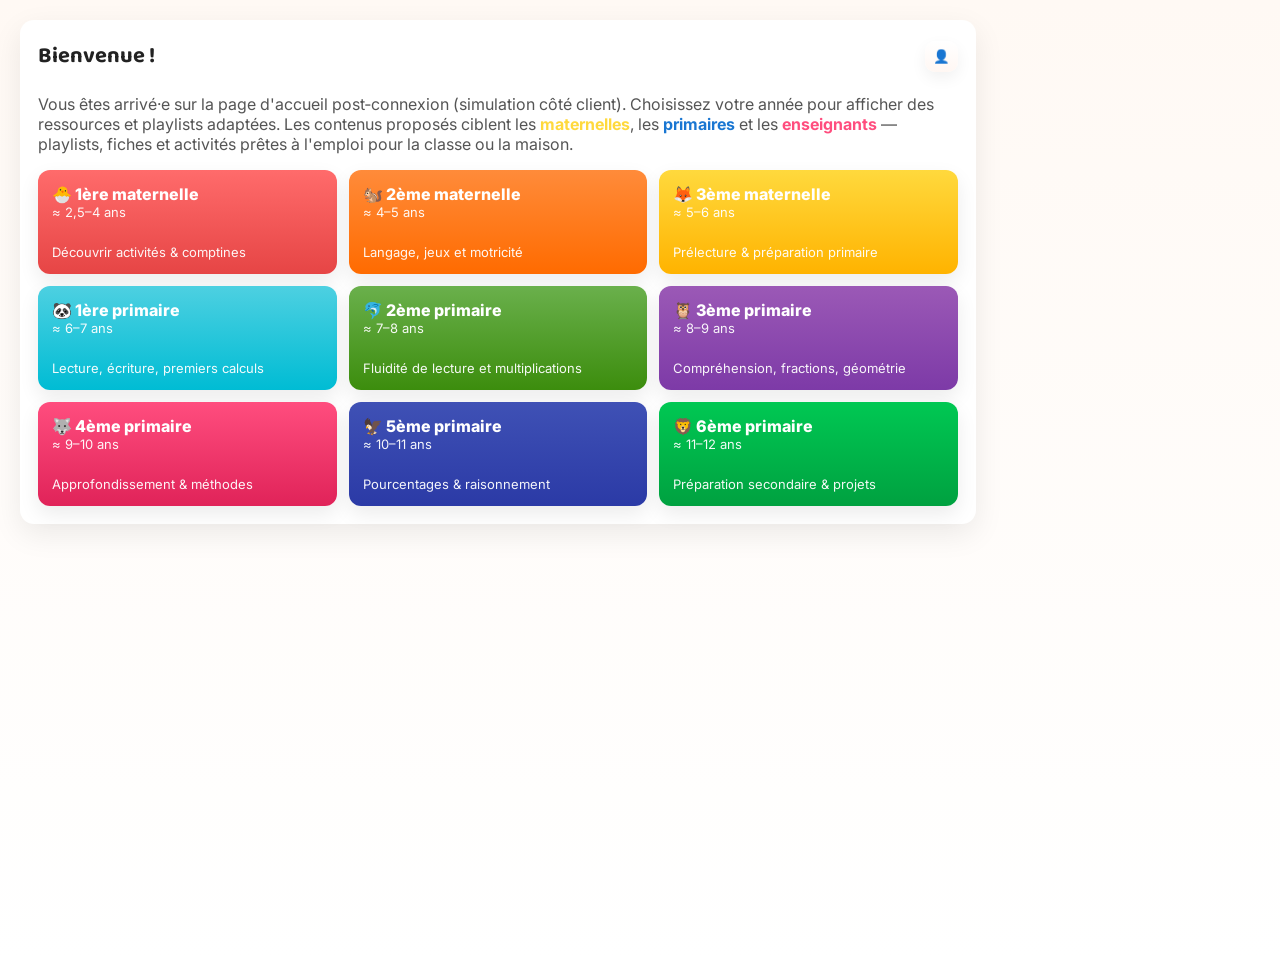
<file: welcome.html>
<!doctype html>
<html lang="fr">
<head>
  <meta charset="utf-8" />
  <meta name="viewport" content="width=device-width,initial-scale=1" />
  <title>Welcome User Platform</title>
  <link href="https://fonts.googleapis.com/css2?family=Baloo+2:wght@400;700&family=Inter:wght@300;400;600&display=swap" rel="stylesheet">
  <style>
    :root{
      --bg:#fff9f4;
      --accent:#ff6b6b;
      --m1-start:#ff6b6b; --m1-end:#e64545;
      --m2-start:#ff8b3a; --m2-end:#ff6b00;
      --m3-start:#ffd93d; --m3-end:#ffb300;
      --s1-start:#4dd0e1; --s1-end:#00bcd4;
      --s2-start:#6ab04c; --s2-end:#3c8d0d;
      --s3-start:#9b59b6; --s3-end:#7d3aa7;
      --t1-start:#ff4d7e; --t1-end:#e02359;
      --t2-start:#3f51b5; --t2-end:#2b3aa6;
      --t3-start:#00c853; --t3-end:#00a140;
    }
    body{margin:0;min-height:100vh;height:auto;display:flex;align-items:flex-start;justify-content:flex-start;background:linear-gradient(180deg,var(--bg),#fff);font-family:Inter,system-ui,Arial;color:#222;padding:20px 20px 40px 20px;overflow:auto}
    .card{background:#fff;padding:18px;border-radius:14px;box-shadow:0 10px 30px rgba(10,10,10,0.08);max-width:920px;width:100%}
    h1{font-family:'Baloo 2',cursive;margin:0 0 6px 0;font-size:22px}
    p{color:#555;margin:6px 0 0 0}
    .actions{display:flex;gap:12px;align-items:center;margin-top:12px;flex-wrap:wrap}
    .btn{padding:10px 14px;border-radius:10px;background:var(--accent);color:#fff;border:0;font-weight:700;cursor:pointer;text-decoration:none;display:inline-block}
    .grid{display:grid;grid-template-columns:repeat(3,1fr);gap:12px;margin-top:16px}
    .year-card{border-radius:12px;color:#fff;padding:14px;display:flex;flex-direction:column;gap:8px;justify-content:space-between;min-height:76px;box-shadow:0 8px 20px rgba(10,10,10,0.08);text-decoration:none}
    .year-title{font-weight:800;font-size:16px}
    .year-sub{opacity:0.95;font-size:13px}
    /* color coding variants */
    .m1{background:linear-gradient(180deg,var(--m1-start),var(--m1-end))}
    .m2{background:linear-gradient(180deg,var(--m2-start),var(--m2-end))}
    .m3{background:linear-gradient(180deg,var(--m3-start),var(--m3-end))}
    .s1{background:linear-gradient(180deg,var(--s1-start),var(--s1-end))}
    .s2{background:linear-gradient(180deg,var(--s2-start),var(--s2-end))}
    .s3{background:linear-gradient(180deg,var(--s3-start),var(--s3-end))}
    .t1{background:linear-gradient(180deg,var(--t1-start),var(--t1-end))}
    .t2{background:linear-gradient(180deg,var(--t2-start),var(--t2-end))}
    .t3{background:linear-gradient(180deg,var(--t3-start),var(--t3-end))}
    .legend{display:flex;gap:8px;flex-wrap:wrap;margin-top:12px}
    .legend-item{display:flex;align-items:center;gap:8px;font-size:13px;color:#444}
    .swatch{width:28px;height:18px;border-radius:6px;border:1px solid rgba(255,255,255,0.12);box-shadow:inset 0 1px 0 rgba(255,255,255,0.12)}
    @media(max-width:860px){ .grid{grid-template-columns:repeat(2,1fr)} }
    @media(max-width:520px){ .grid{grid-template-columns:1fr} .card{padding:12px} h1{font-size:20px} }
  </style>
</head>
<body>
  <div class="card" role="main" aria-live="polite">
    <div style="display:flex;justify-content:space-between;align-items:center;gap:8px;margin-bottom:8px">
      <h1 style="margin:0">Bienvenue !</h1>
      <button id="logoutBtn" aria-label="Déconnexion" title="Déconnexion" style="display:inline-flex;align-items:center;gap:8px;padding:8px;border-radius:10px;background:linear-gradient(180deg,#fff,#fff7f3);box-shadow:0 6px 16px rgba(0,0,0,0.06);border:0;color:#2b2b2b;font-weight:700;cursor:pointer">
        👤
      </button>
    </div>
    <p class="muted" style="margin-top:20px">Vous êtes arrivé·e sur la page d'accueil post‑connexion (simulation côté client). Choisissez votre année pour afficher des ressources et playlists adaptées. Les contenus proposés ciblent les <span style="color:#ffd93d;font-weight:700">maternelles</span>, les <span style="color:#1976d2;font-weight:700">primaires</span> et les <span style="color:#ff4d7e;font-weight:700">enseignants</span> — playlists, fiches et activités prêtes à l'emploi pour la classe ou la maison.</p>

    <div class="grid" aria-hidden="false">
      <a class="year-card m1" href="index.html#themes" title="1ère maternelle — M1">
        <div>
          <div class="year-title">🐣 1ère maternelle</div>
          <div class="year-sub">≈ 2,5–4 ans</div>
        </div>
        <div style="font-size:13px;opacity:0.95">Découvrir activités & comptines</div>
      </a>

      <a class="year-card m2" href="index.html#themes" title="2ème maternelle — M2">
        <div>
          <div class="year-title">🐿️ 2ème maternelle</div>
          <div class="year-sub">≈ 4–5 ans</div>
        </div>
        <div style="font-size:13px;opacity:0.95">Langage, jeux et motricité</div>
      </a>

      <a class="year-card m3" href="index.html#themes" title="3ème maternelle — M3">
        <div>
          <div class="year-title">🦊 3ème maternelle</div>
          <div class="year-sub">≈ 5–6 ans</div>
        </div>
        <div style="font-size:13px;opacity:0.95">Prélecture & préparation primaire</div>
      </a>

      <a class="year-card s1" href="index.html#themes" title="1ère primaire — P1">
        <div>
          <div class="year-title">🐼 1ère primaire</div>
          <div class="year-sub">≈ 6–7 ans</div>
        </div>
        <div style="font-size:13px;opacity:0.95">Lecture, écriture, premiers calculs</div>
      </a>

      <a class="year-card s2" href="index.html#themes" title="2ème primaire — P2">
        <div>
          <div class="year-title">🐬 2ème primaire</div>
          <div class="year-sub">≈ 7–8 ans</div>
        </div>
        <div style="font-size:13px;opacity:0.95">Fluidité de lecture et multiplications</div>
      </a>

      <a class="year-card s3" href="index.html#themes" title="3ème primaire — P3">
        <div>
          <div class="year-title">🦉 3ème primaire</div>
          <div class="year-sub">≈ 8–9 ans</div>
        </div>
        <div style="font-size:13px;opacity:0.95">Compréhension, fractions, géométrie</div>
      </a>

      <a class="year-card t1" href="index.html#themes" title="4ème primaire — P4">
        <div>
          <div class="year-title">🐺 4ème primaire</div>
          <div class="year-sub">≈ 9–10 ans</div>
        </div>
        <div style="font-size:13px;opacity:0.95">Approfondissement & méthodes</div>
      </a>

      <a class="year-card t2" href="index.html#themes" title="5ème primaire — P5">
        <div>
          <div class="year-title">🦅 5ème primaire</div>
          <div class="year-sub">≈ 10–11 ans</div>
        </div>
        <div style="font-size:13px;opacity:0.95">Pourcentages & raisonnement</div>
      </a>

      <a class="year-card t3" href="index.html#themes" title="6ème primaire — P6">
        <div>
          <div class="year-title">🦁 6ème primaire</div>
          <div class="year-sub">≈ 11–12 ans</div>
        </div>
        <div style="font-size:13px;opacity:0.95">Préparation secondaire & projets</div>
      </a>
    </div>

    <!-- Modal: track list -->
    <div id="tracksModal" aria-hidden="true" role="dialog" style="position:fixed;inset:0;display:none;align-items:center;justify-content:center;z-index:120;">
      <div class="modal-backdrop" style="position:absolute;inset:0;background:rgba(0,0,0,0.5)"></div>
      <div style="position:relative;z-index:121;background:#fff;border-radius:12px;padding:16px;width:92%;max-width:520px;box-shadow:0 12px 36px rgba(0,0,0,0.18);">
        <button id="tracksClose" aria-label="Fermer" style="position:absolute;right:12px;top:12px;border:0;background:#ff6b6b;color:#fff;width:36px;height:36px;border-radius:8px;font-size:18px;cursor:pointer">×</button>
        <h2 id="tracksTitle" style="margin:0 0 8px 0;font-family:'Baloo 2',cursive">Playlist</h2>
        <p id="tracksSubtitle" style="margin:0 0 12px 0;color:#555;font-size:14px"></p>

        <div id="tracksList" style="display:flex;flex-direction:column;gap:10px;margin-bottom:12px">
          <!-- Tracks injected here -->
        </div>

        <div style="display:flex;gap:12px;flex-direction:column">
          <div style="display:flex;gap:8px;align-items:center;justify-content:space-between;flex-wrap:wrap">
            <div style="font-size:13px;color:#555">Découvrir plus en nous rejoignant :</div>
            <div style="display:flex;gap:8px">
              <a id="spotifyLink" class="btn" href="https://open.spotify.com/intl-fr/artist/1Cs0zKBU1kc0i8ypK3B9ai" target="_blank" rel="noopener" style="background:#1DB954">Spotify</a>
              <a id="ytLink" class="btn" href="https://www.youtube.com/@LesPtitsG%C3%A9niesenChansons" target="_blank" rel="noopener" style="background:#FF3333">YouTube</a>
            </div>
          </div>

          <!-- Order card: album personnalisé — single action on bottom-right -->
          <div style="display:flex;gap:12px;align-items:flex-start;flex-wrap:wrap;margin-top:8px">
            <div style="flex:1;min-width:220px"></div>

            <div style="min-width:260px;display:flex;flex-direction:column;gap:8px;align-items:stretch">
              <div style="background:#fffaf6;padding:12px;border-radius:10px;border:1px solid rgba(255,200,160,0.4);display:flex;justify-content:space-between;align-items:center">
                <div>
                  <div style="font-weight:800">Album personnalisé — 20 titres</div>
                  <div style="font-size:13px;color:#666">Album adapté à l'enfant — prix affiché : <strong>29,99 €</strong></div>
                </div>
                <!-- Commander button placed at the right -->
                <div style="display:flex;align-items:center;justify-content:flex-end;min-width:120px">
                  <button id="orderAlbumBtn" class="btn" style="background:#7d3aa7;min-width:48px;width:48px;height:40px;padding:0;border-radius:10px;display:inline-flex;align-items:center;justify-content:center;font-size:18px" title="Commander">
                    🛒
                  </button>
                </div>
              </div>
            </div>
          </div>
        </div>
      </div>
    </div>

    <script>
      (function(){
        const modal = document.getElementById('tracksModal');
        const tracksList = document.getElementById('tracksList');
        const tracksTitle = document.getElementById('tracksTitle');
        const tracksSubtitle = document.getElementById('tracksSubtitle');
        const tracksClose = document.getElementById('tracksClose');
        const spotifyLink = document.getElementById('spotifyLink');
        const ytLink = document.getElementById('ytLink');

        // order button element
        const orderAlbumBtn = document.getElementById('orderAlbumBtn');

        // helper to open a mailto with prefilled subject/body
        function openMailto(subject, body, to='moh.boussati@gmail.com'){
          const mail = `mailto:${encodeURIComponent(to)}?subject=${encodeURIComponent(subject)}&body=${encodeURIComponent(body)}`;
          window.location.href = mail;
        }

        // Order album: open mail client to place a personalized album order
        orderAlbumBtn?.addEventListener('click', function(){
          const subject = 'Album Personnalisé — Commande';
          let body = `Bonjour Moh,\n\nJe voudrais commander un Album Personnalisé (20 titres) — prix affiché: 29,99 €.\n\nInformations client:\nNom / Prénom:\nEmail de contact:\nÂge de l'enfant:\nInformations particulières / thèmes souhaités:\n\nVeuillez me confirmer la disponibilité et m'envoyer un devis si nécessaire.\n\nMerci,\n`;
          openMailto(subject, body);
        });

        // sample demo tracks (reuse bundled demo file for each entry)
        const SAMPLE_TRACKS = [
          { id: 't1', title: 'Les Poussins Courageux — Version A', src: '/Les_Poussins_Courageux.mp3' },
          { id: 't2', title: 'Les Poussins Courageux — Version B', src: '/Les_Poussins_Courageux.mp3' },
          { id: 't3', title: 'Les Poussins Courageux — Instrumental', src: '/Les_Poussins_Courageux.mp3' }
        ];

        // create track item DOM
        function makeTrackItem(track){
          const wrap = document.createElement('div');
          wrap.style.display = 'flex';
          wrap.style.alignItems = 'center';
          wrap.style.justifyContent = 'space-between';
          wrap.style.gap = '8px';
          wrap.style.background = '#fff6ee';
          wrap.style.padding = '8px';
          wrap.style.borderRadius = '10px';
          wrap.style.border = '1px solid rgba(255,200,160,0.4)';

          const left = document.createElement('div');
          left.style.display = 'flex';
          left.style.flexDirection = 'column';
          left.style.gap = '6px';
          const title = document.createElement('div');
          title.textContent = track.title;
          title.style.fontWeight = '700';
          title.style.fontSize = '14px';
          const hint = document.createElement('div');
          hint.textContent = 'Durée demo • Lecteur intégré';
          hint.style.fontSize = '12px';
          hint.style.color = '#666';
          left.appendChild(title);
          left.appendChild(hint);

          const controls = document.createElement('div');
          controls.style.display = 'flex';
          controls.style.alignItems = 'center';
          controls.style.gap = '8px';

          // small audio element (hidden) and play/pause button
          const audio = document.createElement('audio');
          audio.src = track.src;
          audio.preload = 'none';
          audio.style.display = 'none';

          const playBtn = document.createElement('button');
          playBtn.className = 'btn';
          playBtn.textContent = '▶︎';
          playBtn.style.padding = '8px 10px';
          playBtn.style.borderRadius = '8px';
          playBtn.style.background = '#ff6b6b';
          playBtn.style.color = '#fff';
          playBtn.style.fontWeight = '700';
          playBtn.style.cursor = 'pointer';

          playBtn.addEventListener('click', function(){
            // pause other audios
            document.querySelectorAll('#tracksList audio').forEach(a=>{ if(a !== audio){ a.pause(); a.currentTime = 0; }});
            if(audio.paused){
              audio.play();
              playBtn.textContent = '⏸';
            } else {
              audio.pause();
              playBtn.textContent = '▶︎';
            }
          });

          // when audio ends, reset button
          audio.addEventListener('ended', ()=> { playBtn.textContent = '▶︎'; audio.currentTime = 0; });

          controls.appendChild(playBtn);
          controls.appendChild(audio);
          wrap.appendChild(left);
          wrap.appendChild(controls);

          return wrap;
        }

        // open modal and inject tracks for a selected year
        function openForYear(title, subtitle){
          tracksTitle.textContent = title;
          tracksSubtitle.textContent = subtitle || '';
          tracksList.innerHTML = '';
          SAMPLE_TRACKS.forEach(t=>{
            tracksList.appendChild(makeTrackItem(t));
          });
          // show modal
          modal.style.display = 'flex';
          modal.setAttribute('aria-hidden','false');
        }

        // close modal helper
        function closeModal(){
          modal.style.display = 'none';
          modal.setAttribute('aria-hidden','true');
          // pause all audio
          document.querySelectorAll('#tracksList audio').forEach(a=>{ a.pause(); a.currentTime = 0; });
          // reset play buttons
          document.querySelectorAll('#tracksList button').forEach(b=> b.textContent = '▶︎');
        }

        tracksClose.addEventListener('click', closeModal);
        modal.querySelector('.modal-backdrop').addEventListener('click', closeModal);

        // wire up year-card clicks
        document.querySelectorAll('.year-card').forEach(card=>{
          card.addEventListener('click', (e)=>{
            e.preventDefault();
            const title = card.querySelector('.year-title') ? card.querySelector('.year-title').textContent : 'Playlist';
            const subtitle = card.querySelector('.year-sub') ? card.querySelector('.year-sub').textContent : '';
            openForYear(title, subtitle);
            // optionally update Spotify/YouTube links per card (keep general playlist links)
            // spotifyLink.href = '...'; ytLink.href = '...';
          });
        });

        // keyboard escape to close
        document.addEventListener('keydown', function(ev){
          if(ev.key === 'Escape' && modal.getAttribute('aria-hidden') === 'false') closeModal();
        });
      })();
    </script>
    <script>
      // logout button: return to main page
      document.getElementById('logoutBtn')?.addEventListener('click', function(){
        window.location.href = 'index.html';
      });
    </script>
  </div>
</body>
</html>
</file>
